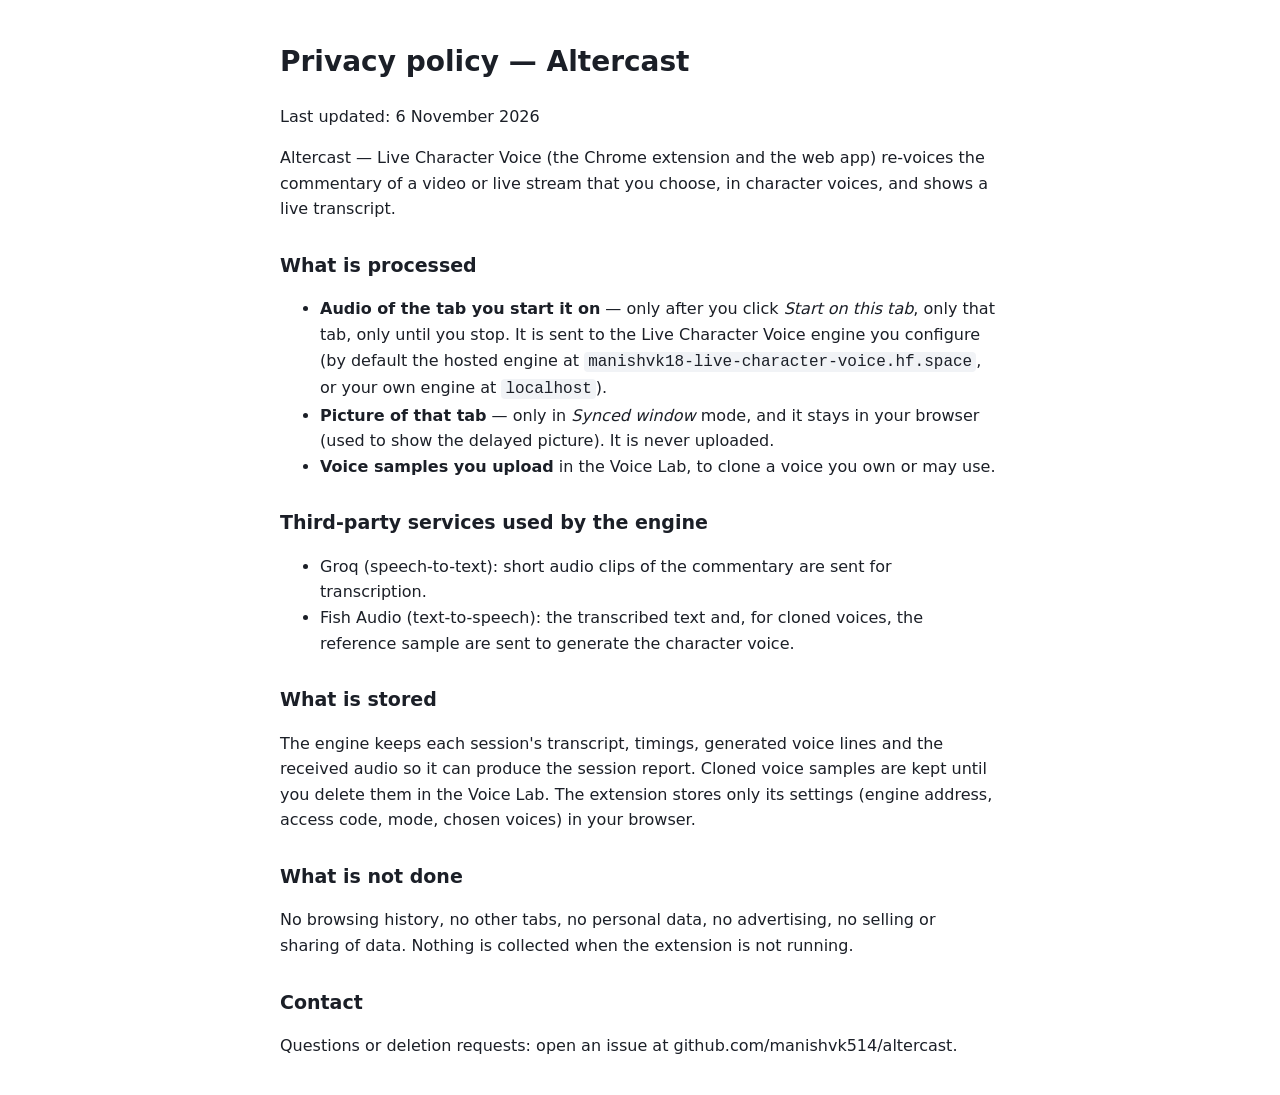
<file: privacy.html>
<!doctype html>
<html lang="en"><head><meta charset="utf-8"><meta name="viewport" content="width=device-width,initial-scale=1">
<title>Altercast (Live Character Voice) — Privacy policy</title>
<style>body{font:16px/1.6 system-ui,sans-serif;max-width:720px;margin:40px auto;padding:0 16px;color:#1b1f27;background:#fff}h1{font-size:28px}h2{font-size:19px;margin-top:28px}code{background:#f1f3f6;padding:1px 4px;border-radius:4px}</style></head>
<body>
<h1>Privacy policy — Altercast</h1>
<p>Last updated: 6 November 2026</p>
<p>Altercast — Live Character Voice (the Chrome extension and the web app) re-voices the commentary of a video or live stream that you choose, in character voices, and shows a live transcript.</p>
<h2>What is processed</h2>
<ul>
<li><b>Audio of the tab you start it on</b> — only after you click <i>Start on this tab</i>, only that tab, only until you stop. It is sent to the Live Character Voice engine you configure (by default the hosted engine at <code>manishvk18-live-character-voice.hf.space</code>, or your own engine at <code>localhost</code>).</li>
<li><b>Picture of that tab</b> — only in <i>Synced window</i> mode, and it stays in your browser (used to show the delayed picture). It is never uploaded.</li>
<li><b>Voice samples you upload</b> in the Voice Lab, to clone a voice you own or may use.</li>
</ul>
<h2>Third-party services used by the engine</h2>
<ul>
<li>Groq (speech-to-text): short audio clips of the commentary are sent for transcription.</li>
<li>Fish Audio (text-to-speech): the transcribed text and, for cloned voices, the reference sample are sent to generate the character voice.</li>
</ul>
<h2>What is stored</h2>
<p>The engine keeps each session's transcript, timings, generated voice lines and the received audio so it can produce the session report. Cloned voice samples are kept until you delete them in the Voice Lab. The extension stores only its settings (engine address, access code, mode, chosen voices) in your browser.</p>
<h2>What is not done</h2>
<p>No browsing history, no other tabs, no personal data, no advertising, no selling or sharing of data. Nothing is collected when the extension is not running.</p>
<h2>Contact</h2>
<p>Questions or deletion requests: open an issue at github.com/manishvk514/altercast.</p>
</body></html>
</file>
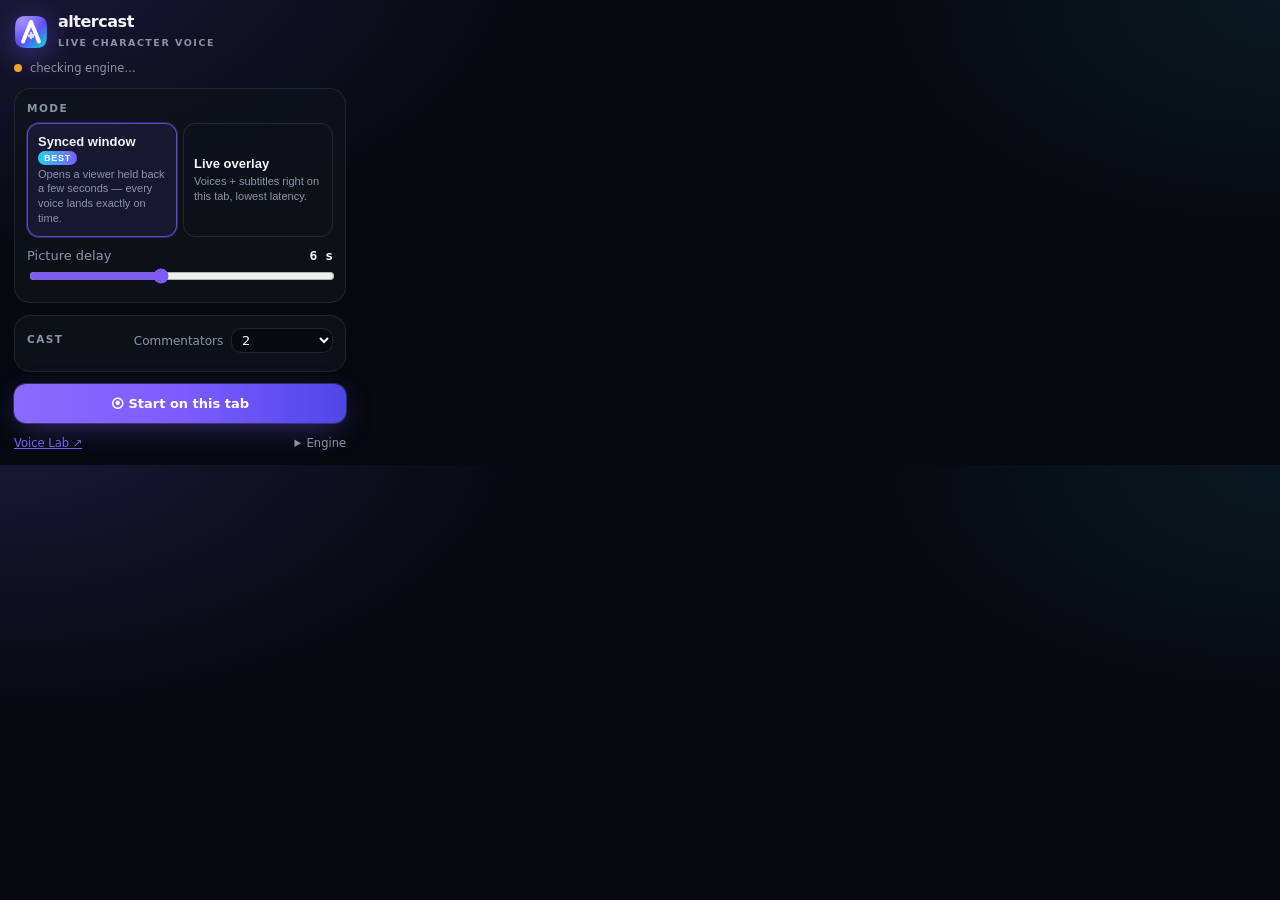
<file: extension/popup.html>
<!doctype html>
<html lang="en">
<head><meta charset="utf-8" /><title>Altercast</title><link rel="stylesheet" href="style.css" />
<style>
  body { width: 360px; padding: 14px; }
  header { display:flex; align-items:center; gap:10px; margin-bottom:12px; }
  
  section { margin-top:12px; }
  .cast { display:grid; grid-template-columns: 12px 1fr; gap:6px 8px; align-items:center; margin-top:6px; }
  .sw { width:10px; height:10px; border-radius:50%; }
  #live { display:none; } body.running #setup { display:none; } body.running #live { display:block; }
  .stat { display:grid; grid-template-columns: repeat(3, 1fr); gap:6px; margin:10px 0; }
  .stat div { background: rgba(0,0,0,.3); border:1px solid var(--line); border-radius:10px; padding:8px; }
  .stat b { display:block; font-size:16px; } .stat span { font-size:10.5px; color:var(--muted); }
</style></head>
<body>
  <header>
    <img src="icons/mark.svg" alt="" style="width:34px;height:34px;filter:drop-shadow(0 6px 14px rgba(124,92,255,.45))" />
    <div class="brand" style="flex:1"><span><span class="wm">altercast</span><span class="sub">Live Character Voice</span></span></div>
  </header>
  <div class="row muted" style="font-size:11.5px;margin:-2px 0 4px"><span id="dot" class="dot"></span><span id="engineState">checking engine…</span></div>

  <div id="setup">
    <section class="panel" style="padding:12px">
      <div class="eyebrow" style="margin-bottom:6px">Mode</div>
      <div class="seg" role="radiogroup" aria-label="Mode">
        <button id="m-synced" aria-pressed="true"><b>Synced window <span class="badge">best</span></b><small>Opens a viewer held back a few seconds — every voice lands exactly on time.</small></button>
        <button id="m-overlay" aria-pressed="false"><b>Live overlay</b><small>Voices + subtitles right on this tab, lowest latency.</small></button>
      </div>
      <label id="delayRow" style="display:block;margin-top:10px" class="muted">Picture delay <b id="delayVal" class="mono" style="float:right;color:var(--ink)">6 s</b>
        <input id="delay" type="range" min="3" max="10" step="1" value="6" /></label>
    </section>
    <section class="panel" style="padding:12px">
      <div class="row" style="justify-content:space-between"><span class="eyebrow">Cast</span>
        <label class="muted" style="font-size:12px">Commentators <select id="speakers" class="field" style="width:auto;padding:3px 6px;margin-left:4px"><option>1</option><option selected>2</option><option>3</option><option>4</option><option>5</option><option>6</option><option>7</option><option value="8">Auto (≤ 8)</option></select></label></div>
      <div id="cast" class="cast"></div>
    </section>
    <section>
      <button id="start" class="btn btn-primary" style="width:100%;padding:12px">⦿ Start on this tab</button>
      <p id="err" style="color:var(--peak);margin:8px 0 0;display:none"></p>
    </section>
  </div>

  <div id="live">
    <section class="panel" style="padding:12px">
      <div class="row"><span class="dot ok"></span><b id="liveMode">Running</b></div>
      <div class="stat"><div><b id="sSent">0</b><span>seconds heard</span></div><div><b id="sVoiced">0</b><span>lines voiced</span></div><div><b id="sDelay">–</b><span>felt delay</span></div></div>
      <button id="panel" class="btn btn-ghost" style="width:100%;margin-bottom:8px">☰ Open live panel (transcript, speakers, controls)</button>
      <button id="stop" class="btn btn-stop" style="width:100%">■ Stop</button>
    </section>
  </div>

  <section class="row muted" style="justify-content:space-between;font-size:11.5px">
    <a id="lab" href="#" target="_blank">Voice Lab ↗</a>
    <details><summary style="cursor:pointer">Engine</summary><input id="engine" class="field" style="margin-top:6px" value="https://manishvk18-live-character-voice.hf.space" aria-label="Engine URL" />
      <input id="code" class="field" style="margin-top:6px" type="password" placeholder="access code (hosted engine)" aria-label="Access code" /></details>
  </section>
  <script src="popup.js"></script>
</body></html>
</file>
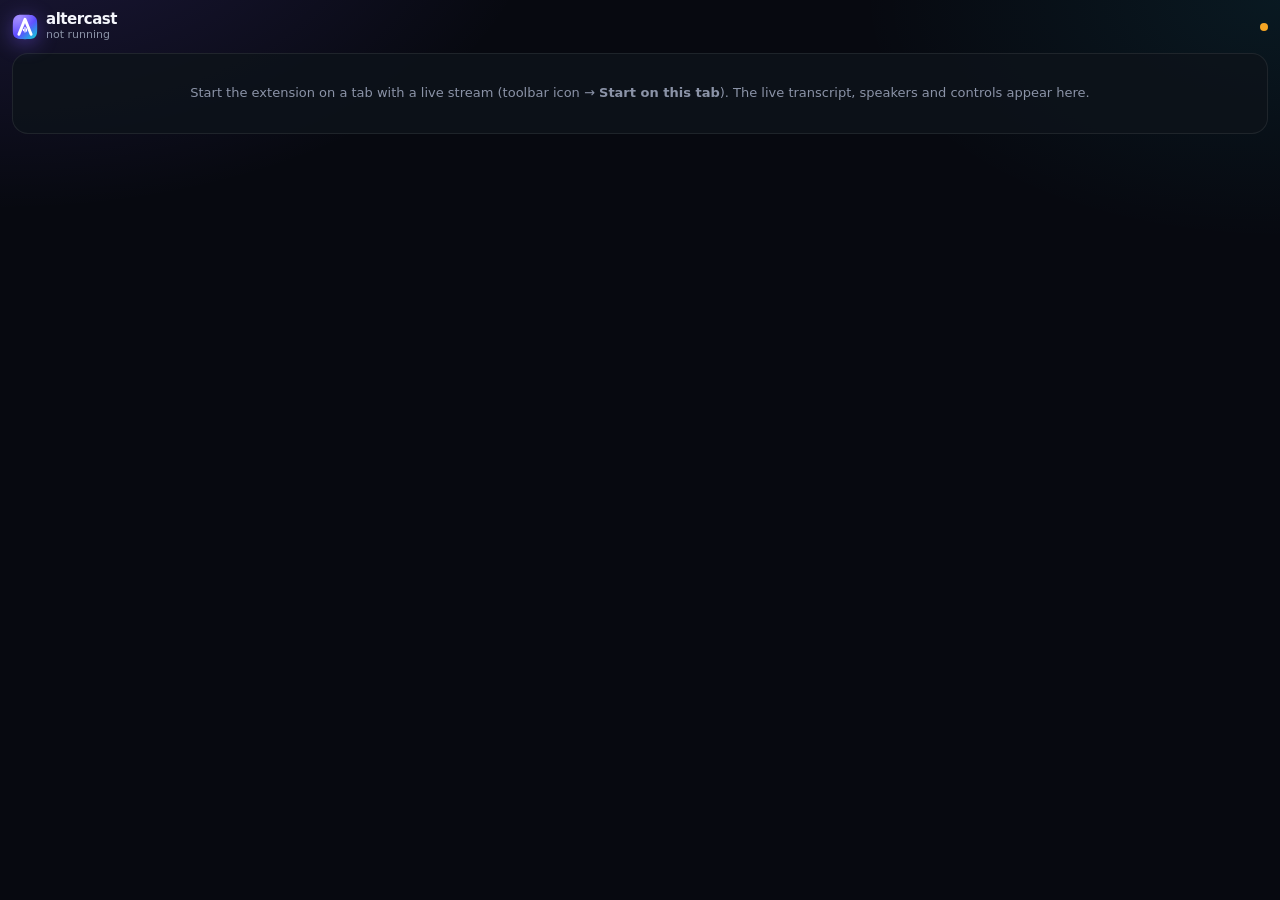
<file: extension/sidepanel.html>
<!doctype html>
<html lang="en">
<head><meta charset="utf-8" /><title>Altercast</title><link rel="stylesheet" href="style.css" />
<style>
  body { padding: 12px; min-height: 100vh; }
  .card { padding: 12px; margin-bottom: 10px; }
  .now { display:grid; grid-template-columns: 6px 1fr; gap: 10px; }
  .now .bar { border-radius: 4px; background: var(--accent); }
  .now .who { font-weight: 700; font-size: 14px; }
  .now .txt { font-size: 15px; line-height: 1.4; margin-top: 4px; }
  .chips { display:flex; flex-wrap:wrap; gap:6px; margin-top:6px; }
  .chip { font-size: 10.5px; font-weight: 700; text-transform: uppercase; letter-spacing:.06em; padding: 2px 7px; border-radius: 999px; border:1px solid; }
  .spk { display:grid; grid-template-columns: 10px 1fr auto; gap: 6px 8px; align-items:center; padding: 6px 0; border-bottom:1px solid var(--line); }
  .spk:last-child { border-bottom:0; }
  .meter { height:5px; border-radius:3px; background: rgba(255,255,255,.08); overflow:hidden; width:64px; }
  .meter i { display:block; height:100%; background: linear-gradient(90deg, var(--accent), var(--ok)); }
  .seg3 { display:grid; grid-template-columns: repeat(3,1fr); gap:4px; background: rgba(0,0,0,.3); border:1px solid var(--line); border-radius:10px; padding:3px; }
  .seg3 button { border:0; background:transparent; color: var(--muted); padding:7px 4px; border-radius:8px; font: 600 12px Inter, sans-serif; cursor:pointer; }
  .seg3 button[aria-pressed="true"] { background: rgba(124,92,255,.22); color: var(--ink); box-shadow: inset 0 0 0 1px rgba(124,92,255,.6); }
  .ctl { display:grid; grid-template-columns: 92px 1fr 36px; align-items:center; gap:8px; margin-top:8px; font-size:12px; color: var(--muted); }
  .lines .ln { padding: 8px 2px; border-bottom: 1px solid var(--line); font-size: 12.5px; }
  .lines .meta { display:flex; gap:6px; align-items:center; font-size:10.5px; color: var(--muted); margin-bottom:2px; }
  .empty { color: var(--muted); text-align:center; padding: 30px 10px; }
  .stats { display:grid; grid-template-columns: repeat(4,1fr); gap:6px; }
  .stats div { background: rgba(0,0,0,.3); border:1px solid var(--line); border-radius:10px; padding:6px; text-align:center; }
  .stats b { display:block; font-size:15px; } .stats span { font-size:10px; color: var(--muted); }
  .hint { font-size:11px; color: var(--muted); margin-top:6px; line-height:1.4; }
  .toggle { display:flex; justify-content:space-between; align-items:center; margin-top:8px; font-size:12.5px; }
</style></head>
<body>
  <div class="row" style="margin-bottom:10px">
    <img src="icons/mark.svg" alt="" style="width:26px;height:26px;filter:drop-shadow(0 4px 10px rgba(124,92,255,.45))" />
    <div style="flex:1"><span class="brand"><span class="wm" style="font-size:15px">altercast</span></span><div id="mode" class="muted" style="font-size:11px">not running</div></div>
    <span id="live" class="dot"></span>
  </div>

  <div id="idle" class="panel card empty">Start the extension on a tab with a live stream (toolbar icon → <b>Start on this tab</b>). The live transcript, speakers and controls appear here.</div>

  <div id="running" style="display:none">
    <div class="panel card stats">
      <div><b id="sFelt">–</b><span>felt delay</span></div>
      <div><b id="sLines">0</b><span>lines</span></div>
      <div><b id="sVoiced">0</b><span>voiced</span></div>
      <div><b id="sLate">0</b><span>late</span></div>
    </div>

    <div class="panel card now" id="nowCard">
      <div class="bar" id="nowBar"></div>
      <div><div class="eyebrow">Speaking now</div>
        <div class="who" id="nowWho">—</div>
        <div class="txt" id="nowTxt" aria-live="polite">Waiting for the first line…</div>
        <div class="chips" id="nowChips"></div></div>
    </div>

    <div class="panel card">
      <div class="eyebrow" style="margin-bottom:4px">Commentators (detected live)</div>
      <div id="spk" class="muted" style="font-size:12px">Listening…</div>
    </div>

    <div class="panel card">
      <div class="eyebrow" style="margin-bottom:6px">Original sound</div>
      <div class="seg3" role="radiogroup" aria-label="Original sound">
        <button data-om="full" aria-pressed="true">Full</button>
        <button data-om="crowd" aria-pressed="false">Crowd only</button>
        <button data-om="off" aria-pressed="false">Off</button>
      </div>
      <div class="hint" id="stereoHint">Crowd only removes the commentators (centre of a stereo mix) and keeps the stadium.</div>
      <div class="ctl"><span>Original</span><input id="orig" type="range" min="0" max="1" step="0.05" value="0.35" /><span id="origV">35%</span></div>
      <div class="ctl"><span>Character voices</span><input id="voice" type="range" min="0" max="1.5" step="0.05" value="1" /><span id="voiceV">100%</span></div>
      <label class="toggle"><span>Mute character voices</span><input id="vmute" type="checkbox" /></label>
      <label class="toggle" id="subsRow"><span>Subtitles on the page</span><input id="subs" type="checkbox" checked /></label>
      <button id="stop" class="btn btn-stop" style="width:100%;margin-top:10px">■ Stop</button>
    </div>

    <div class="panel card">
      <div class="eyebrow" style="margin-bottom:4px">Live transcript</div>
      <div id="lines" class="lines"><div class="empty" style="padding:12px">Lines appear as they are spoken…</div></div>
    </div>
  </div>
  <script src="sidepanel.js"></script>
</body></html>
</file>
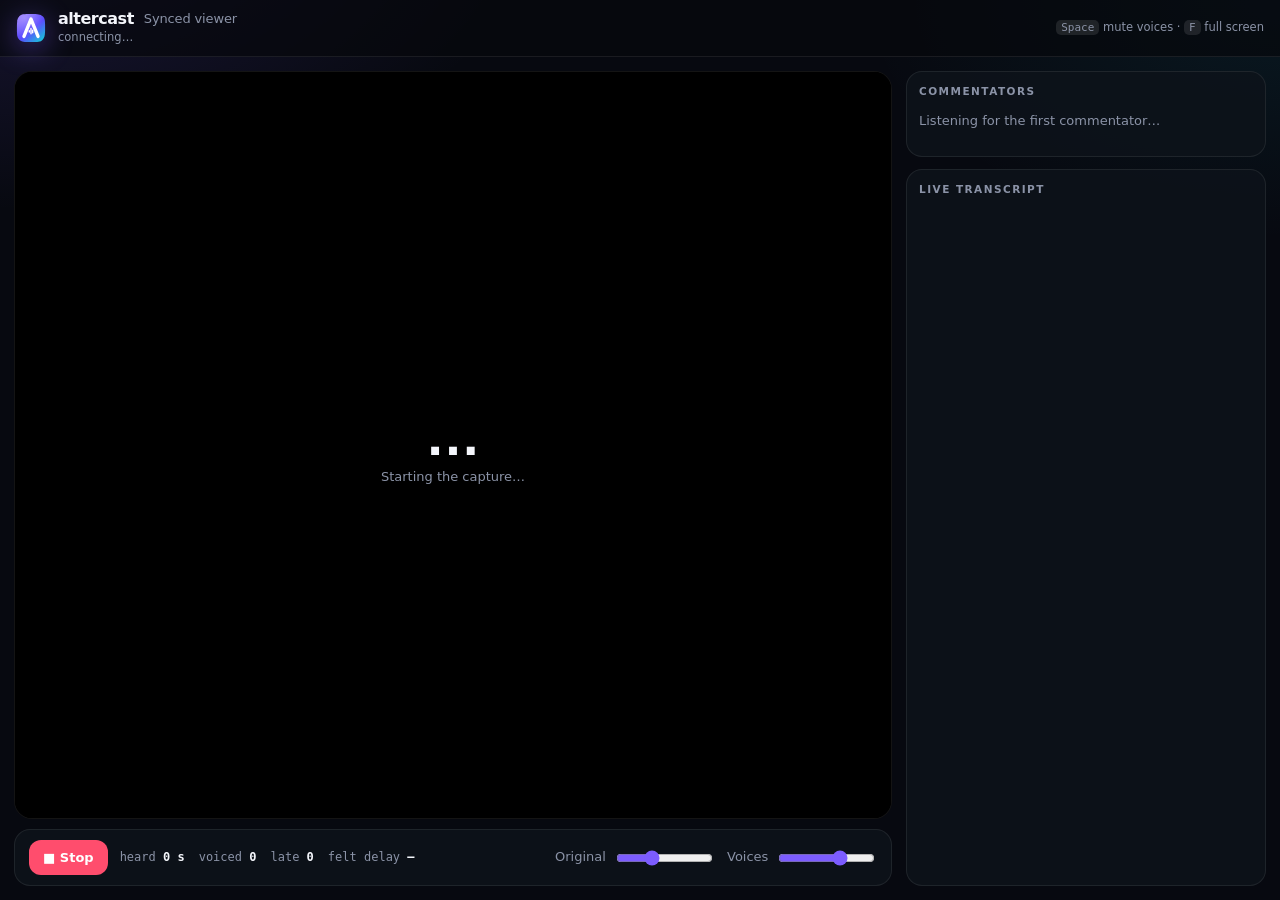
<file: extension/viewer.html>
<!doctype html>
<html lang="en">
<head><meta charset="utf-8" /><title>Altercast — Synced viewer</title><link rel="stylesheet" href="style.css" />
<style>
  body { height: 100vh; display: grid; grid-template-rows: auto 1fr; overflow: hidden; }
  header { display:flex; align-items:center; gap:12px; padding:10px 16px; border-bottom:1px solid var(--line); background: rgba(6,8,12,.7); }
  header img { width:26px; height:26px; border-radius:8px; }
  main { display:grid; grid-template-columns: 1fr 360px; gap:14px; padding:14px; min-height:0; }
  .stage { position:relative; background:#000; border-radius:18px; overflow:hidden; border:1px solid var(--line); }
  video { width:100%; height:100%; object-fit:contain; background:#000; }
  .badge-live { position:absolute; left:12px; top:12px; display:flex; gap:6px; align-items:center; font:800 11px Inter; letter-spacing:.08em;
    padding:4px 10px; border-radius:999px; background: rgba(124,92,255,.92); }
  .badge-live i { width:6px; height:6px; border-radius:50%; background:#fff; animation: blink 1s infinite; }
  @keyframes blink { 50% { opacity:.25 } }
  .overlay { position:absolute; inset:0; display:grid; place-items:center; background: rgba(0,0,0,.72); backdrop-filter: blur(4px); text-align:center; }
  .count { font: 600 56px Sora, Inter, sans-serif; }
  .sub { position:absolute; left:50%; bottom:7%; transform:translateX(-50%); max-width:84%; background: rgba(0,0,0,.78); padding:9px 16px;
    border-radius:12px; font: 600 clamp(14px,1.7vw,22px)/1.35 Inter, sans-serif; text-align:center; opacity:0; transition: opacity .15s; }
  .sub span { font-size:.72em; letter-spacing:.08em; text-transform:uppercase; margin-right:10px; }
  aside { display:flex; flex-direction:column; gap:12px; min-height:0; }
  .spk { display:grid; grid-template-columns: 12px 1fr; gap:6px 8px; align-items:center; padding:8px 0; }
  .lines { overflow-y:auto; flex:1; min-height:120px; }
  .ln { padding:6px 4px; border-bottom:1px solid var(--line); font-size:12.5px; }
  .ln b { margin-right:6px; } .ln .t { color: var(--muted); font-family: "JetBrains Mono", monospace; font-size:11px; margin-right:6px; }
  .emo { font-size:9.5px; font-weight:700; text-transform:uppercase; padding:1px 5px; border-radius:4px; border:1px solid; margin-right:6px; }
  .bar { display:flex; flex-wrap:wrap; gap:12px; align-items:center; padding:10px 14px; margin-top:10px; }
  .stats { display:flex; gap:14px; font-family:"JetBrains Mono", monospace; font-size:12px; color: var(--muted); }
  .stats b { color: var(--ink); }
  .left { display:flex; flex-direction:column; min-height:0; }
</style></head>
<body>
  <header>
    <img src="icons/mark.svg" alt="" style="width:30px;height:30px;filter:drop-shadow(0 6px 14px rgba(124,92,255,.45))" />
    <div style="flex:1"><h1 class="brand" style="font-size:14px"><span class="wm">altercast</span><span class="muted" style="font-weight:500;font-size:13px">Synced viewer</span></h1><div id="src" class="muted" style="font-size:11.5px">connecting…</div></div>
    <span class="muted" style="font-size:11.5px"><kbd>Space</kbd> mute voices · <kbd>F</kbd> full screen</span>
  </header>
  <main>
    <div class="left">
      <div class="stage" id="stage" style="flex:1">
        <video id="video" playsinline muted></video>
        <div class="badge-live" id="badge" style="display:none"><i></i><span id="badgeText">SYNCED</span></div>
        <div class="sub" id="sub"><span id="subWho"></span><span id="subText" style="font-size:1em;letter-spacing:0;text-transform:none;margin:0"></span></div>
        <div class="overlay" id="wait"><div><div class="count" id="count">…</div><div class="muted" id="waitText">Starting the capture…</div></div></div>
      </div>
      <div class="panel bar">
        <button id="stop" class="btn btn-stop">■ Stop</button>
        <div class="stats"><span>heard <b id="sSent">0 s</b></span><span>voiced <b id="sVoiced">0</b></span><span>late <b id="sLate">0</b></span><span>felt delay <b id="sDelay">–</b></span></div>
        <label class="row muted" style="margin-left:auto;width:160px">Original <input id="orig" type="range" min="0" max="1" step="0.05" value="0.35" /></label>
        <label class="row muted" style="width:150px">Voices <input id="voice" type="range" min="0" max="1.5" step="0.05" value="1" /></label>
      </div>
    </div>
    <aside>
      <div class="panel" style="padding:12px"><div class="eyebrow">Commentators</div><div id="spk"><p class="muted">Listening for the first commentator…</p></div></div>
      <div class="panel" style="padding:12px;display:flex;flex-direction:column;min-height:0;flex:1"><div class="eyebrow" style="margin-bottom:6px">Live transcript</div><div class="lines" id="lines"></div></div>
    </aside>
  </main>
  <script src="lib/live-core.js"></script>
  <script src="hub.js"></script>
  <script src="viewer.js"></script>
</body></html>
</file>
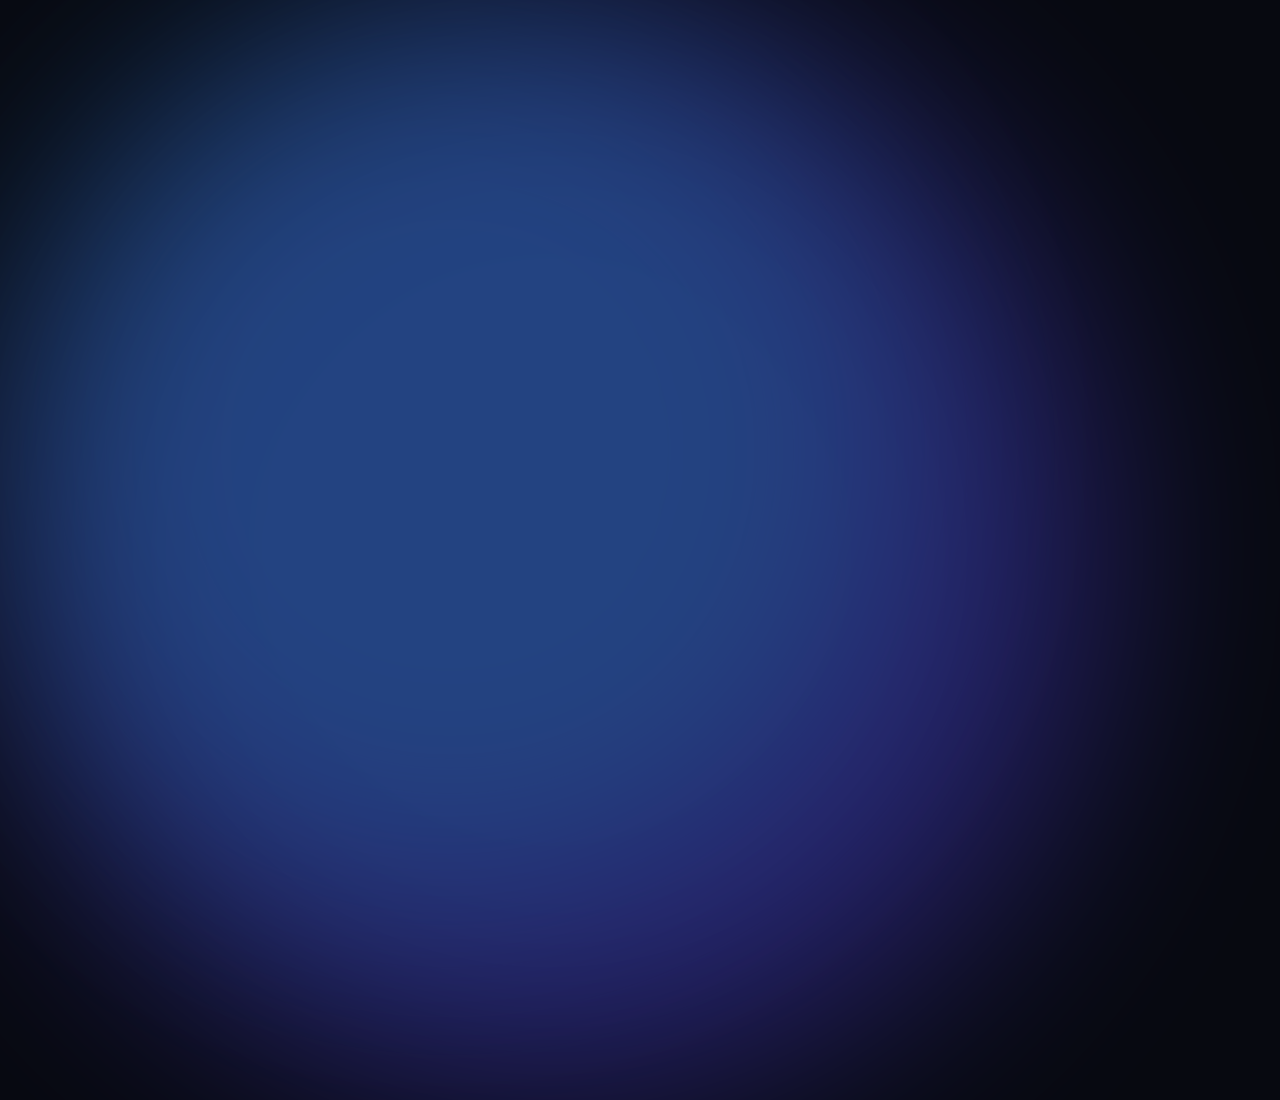
<file: promo/promo.html>
<!doctype html><html><head><meta charset="utf-8">
<link href="https://fonts.googleapis.com/css2?family=Inter:wght@400;500;600&family=Sora:wght@500;600;700&family=JetBrains+Mono:wght@500;600&display=swap" rel="stylesheet">
<style>
*{box-sizing:border-box;margin:0}html,body{width:1920px;height:1080px;overflow:hidden;background:#070910;color:#F4F6FB;font-family:Inter,sans-serif;-webkit-font-smoothing:antialiased}
.abs{position:absolute}.scene{position:absolute;inset:0;opacity:0}
.glow{position:absolute;border-radius:50%;filter:blur(110px)}
.wm{font-family:Sora;font-weight:700;letter-spacing:-.035em}
.h{font-family:Sora;font-weight:700;letter-spacing:-.035em;line-height:1.05}
.grad{background:linear-gradient(135deg,#C2B4FF,#7C5CFF 45%,#22D3EE);-webkit-background-clip:text;color:transparent}
.card{background:rgba(20,24,36,.82);border:1px solid rgba(255,255,255,.09);border-radius:26px;box-shadow:0 50px 100px -40px rgba(0,0,0,.95),0 0 0 1px rgba(124,92,255,.12)}
.chip{display:inline-flex;align-items:center;gap:10px;border-radius:999px;padding:8px 18px;font-weight:600;font-size:22px}
.mono{font-family:'JetBrains Mono',monospace}
.bar{border-radius:6px;background:linear-gradient(#B9A8FF,#7C5CFF 50%,#22D3EE)}
.word{display:inline-block;opacity:0;transform:translateY(18px)}
</style></head><body>
<div id="bgA" class="glow" style="width:1100px;height:1100px;background:#5B4BFF;opacity:.38"></div>
<div id="bgB" class="glow" style="width:900px;height:900px;background:#16C7D9;opacity:.2"></div>

<!-- S1 logo -->
<div id="s1" class="scene" style="display:flex;flex-direction:column;align-items:center;justify-content:center">
  <div style="display:flex;align-items:center;gap:40px">
    <div id="s1mark" style="width:200px;height:200px"></div>
    <div id="s1wm" class="wm" style="font-size:150px">altercast</div>
  </div>
  <div id="s1tag" class="h" style="font-size:76px;margin-top:70px;text-align:center">
    <span class="word">Any</span> <span class="word">commentary.</span> <span class="word">Any</span> <span class="word">character.</span> <span class="word grad">Live.</span>
  </div>
</div>

<!-- S2 listens -->
<div id="s2" class="scene">
  <div class="h abs" style="left:160px;top:120px;font-size:84px" id="s2h">Listens. <span style="opacity:.0" id="s2h2">Understands.</span> <span class="grad" style="opacity:0" id="s2h3">Re-speaks.</span></div>
  <div id="s2wave" class="abs" style="left:160px;top:330px;right:160px;height:200px;display:flex;align-items:center;gap:9px"></div>
  <div class="card abs" style="left:160px;right:160px;top:600px;padding:44px 52px" id="s2card">
    <div style="display:flex;gap:16px;align-items:center;margin-bottom:22px;height:48px">
      <span class="chip" id="c-spk" style="background:rgba(139,123,255,.16);color:#B9A8FF;opacity:0"><span style="width:12px;height:12px;border-radius:50%;background:#8B7BFF"></span>Commentator 1</span>
      <span class="chip" id="c-emo" style="background:rgba(245,165,36,.16);color:#F5B94A;opacity:0">excited</span>
      <span class="chip" id="c-arrow" style="color:#8B93A7;opacity:0;font-size:30px">→</span>
      <span class="chip" id="c-voice" style="background:linear-gradient(90deg,#8A6BFF,#4F46E5);color:#fff;opacity:0">voice: The Veteran</span>
    </div>
    <div id="s2text" style="font-size:52px;font-weight:500;line-height:1.25;min-height:66px"></div>
  </div>
</div>

<!-- S3 player -->
<div id="s3" class="scene">
  <div class="h abs" id="s3h" style="left:160px;top:70px;font-size:60px">Every line, in the character you cast. <span class="grad">On time.</span></div>
  <div class="card abs" style="left:160px;top:190px;width:1600px;height:820px;overflow:hidden;padding:0" id="s3card">
    <div style="position:absolute;inset:0" id="pitch">PITCH</div>
    <div class="abs" style="left:34px;top:30px;display:flex;gap:14px">
      <span class="chip" style="background:rgba(124,92,255,.92);color:#fff;font-size:20px">● SYNCED +6s</span>
      <span class="chip" id="mode" style="font-size:20px;background:rgba(0,0,0,.55);color:#C9CFDB">ORIGINAL COMMENTARY</span>
    </div>
    <div class="abs mono" style="right:34px;top:30px;display:flex;align-items:center;background:rgba(7,9,16,.82);border-radius:14px;overflow:hidden;font-size:26px">
      <span style="padding:10px 18px;background:#22D3EE;color:#062026;font-weight:700">67'</span>
      <span style="padding:10px 18px">RIV <b id="sc1">0</b> – <b id="sc2">0</b> NOR</span>
    </div>
    <div id="flash" class="abs" style="inset:0;background:radial-gradient(circle at 50% 45%,rgba(124,92,255,.55),transparent 60%);opacity:0"></div>
    <div id="goal" class="abs h" style="left:0;right:0;top:250px;text-align:center;font-size:190px;opacity:0;letter-spacing:-.02em">GOAL!</div>
    <div class="abs" style="left:0;right:0;bottom:46px;display:flex;justify-content:center">
      <div id="sub" style="max-width:1260px;background:rgba(7,9,16,.84);border-radius:20px;padding:22px 34px;font-size:40px;line-height:1.3;text-align:center;font-weight:500;opacity:0">
        <span id="subwho" style="font-size:22px;font-weight:700;letter-spacing:.12em;margin-right:14px"></span><span id="subtxt"></span>
      </div>
    </div>
    <div id="s3wave" class="abs" style="right:40px;bottom:200px;height:90px;display:flex;align-items:center;gap:6px;opacity:0"></div>
  </div>
</div>

<!-- S4 speakers -->
<div id="s4" class="scene">
  <div class="h abs" style="left:160px;top:200px;font-size:72px">Up to 8 commentators.<br><span class="grad">Found automatically.</span></div>
  <div class="abs" style="left:160px;top:420px;font-size:32px;color:#AAB2C5;max-width:700px;line-height:1.45">Every voice is recognised as it speaks, keeps its label when it comes back, and gets its own character.</div>
  <div class="card abs" style="right:160px;top:180px;width:780px;padding:40px" id="s4card">
    <div style="font-size:20px;font-weight:700;letter-spacing:.16em;color:#8B93A7;margin-bottom:26px">COMMENTATORS · DETECTED LIVE</div>
    <div id="s4list" style="display:flex;flex-direction:column;gap:18px"></div>
  </div>
</div>

<!-- S5 features -->
<div id="s5" class="scene">
  <div class="h abs" style="left:0;right:0;top:130px;text-align:center;font-size:88px">Keep the crowd. <span class="grad">Swap the voices.</span></div>
  <div id="s5grid" class="abs" style="left:160px;right:160px;top:380px;display:grid;grid-template-columns:repeat(4,1fr);gap:30px"></div>
</div>

<!-- S6 measured -->
<div id="s6" class="scene">
  <div class="h abs" style="left:0;right:0;top:150px;text-align:center;font-size:96px">Measured, <span class="grad">not guessed.</span></div>
  <div id="s6grid" class="abs" style="left:160px;right:160px;top:420px;display:grid;grid-template-columns:repeat(4,1fr);gap:30px"></div>
  <div class="abs" style="left:0;right:0;top:820px;text-align:center;font-size:24px;color:#8B93A7">Quality Lab, scored test match · synced mode · November 2026</div>
</div>

<!-- S7 end -->
<div id="s7" class="scene" style="display:flex;flex-direction:column;align-items:center;justify-content:center">
  <div style="display:flex;align-items:center;gap:36px"><div style="width:170px;height:170px"></div><div class="wm" style="font-size:130px">altercast</div></div>
  <div class="h" style="font-size:58px;margin-top:40px">Any commentary. Any character. <span class="grad">Live.</span></div>
  <div id="cta" style="margin-top:70px;display:flex;align-items:center;gap:18px;padding:26px 54px;border-radius:999px;background:linear-gradient(90deg,#8A6BFF,#7C5CFF 50%,#4F46E5);font-size:36px;font-weight:600;box-shadow:0 20px 60px -15px rgba(124,92,255,.8)">
    <svg width="40" height="40" viewBox="0 0 48 48"><circle cx="24" cy="24" r="22" fill="#fff"/><circle cx="24" cy="24" r="9" fill="#7C5CFF"/></svg>Add to Chrome — free</div>
  <div style="margin-top:34px;font-size:24px;color:#8B93A7">Chrome · Edge · Brave · Arc &nbsp;·&nbsp; Live Character Voice</div>
</div>
<div id="fade" class="abs" style="inset:0;background:#000;opacity:0;pointer-events:none"></div>

<script>
const $=id=>document.getElementById(id);
const cl=(x,a=0,b=1)=>Math.max(a,Math.min(b,x));
const ease=x=>{x=cl(x);return x<.5?4*x*x*x:1-Math.pow(-2*x+2,3)/2};
const win=(t,a,b,f=.45)=>cl(Math.min((t-a)/f,(b-t)/f));   // fade in at a, out at b
const ramp=(t,a,d=.6)=>ease((t-a)/d);
// pitch (original artwork)
$('pitch').innerHTML=`<svg width="1600" height="820" viewBox="0 0 1600 820"><defs>
<linearGradient id="g" x1="0" y1="0" x2="0" y2="1"><stop offset="0" stop-color="#0d3b2a"/><stop offset="1" stop-color="#0a2a1f"/></linearGradient>
<radialGradient id="v" cx=".5" cy=".45" r=".75"><stop offset=".55" stop-color="#000" stop-opacity="0"/><stop offset="1" stop-color="#000" stop-opacity=".75"/></radialGradient></defs>
<rect width="1600" height="820" fill="url(#g)"/>
${Array.from({length:10},(_,i)=>`<rect x="${i*160}" y="0" width="80" height="820" fill="#fff" opacity=".025"/>`).join('')}
<g fill="none" stroke="#fff" stroke-opacity=".35" stroke-width="4"><rect x="80" y="70" width="1440" height="680"/><line x1="800" y1="70" x2="800" y2="750"/><circle cx="800" cy="410" r="110"/>
<rect x="80" y="230" width="210" height="360"/><rect x="1310" y="230" width="210" height="360"/><rect x="80" y="320" width="80" height="180"/><rect x="1440" y="320" width="80" height="180"/></g>
<g id="players"></g><circle id="ball" r="11" fill="#fff"/><rect width="1600" height="820" fill="url(#v)"/></svg>`;
const players=[[620,300,'#8B7BFF'],[700,520,'#8B7BFF'],[900,380,'#8B7BFF'],[1050,250,'#22D3EE'],[1120,470,'#22D3EE'],[1380,410,'#22D3EE'],[1230,330,'#8B7BFF']];
// waves
const mkBars=(el,n,w)=>{el.innerHTML=Array.from({length:n},()=>`<div class="bar" style="width:${w}px;height:10px"></div>`).join('')};
mkBars($('s2wave'),96,9);mkBars($('s3wave'),26,7);
document.querySelectorAll('[id=s1mark]').forEach(e=>e.innerHTML=MARKSVG(200));
document.querySelector('#s7 div div').innerHTML=MARKSVG(170);
function MARKSVG(s){return `<svg xmlns="http://www.w3.org/2000/svg" viewBox="0 0 512 512" width="512" height="512">
  <defs>
    <linearGradient id="bg" x1="64" y1="32" x2="448" y2="480" gradientUnits="userSpaceOnUse">
      <stop offset="0" stop-color="#8A6BFF"/>
      <stop offset="0.55" stop-color="#5B4BFF"/>
      <stop offset="1" stop-color="#16C7D9"/>
    </linearGradient>
    <radialGradient id="sheen" cx="150" cy="90" r="320" gradientUnits="userSpaceOnUse">
      <stop offset="0" stop-color="#fff" stop-opacity=".28"/>
      <stop offset="1" stop-color="#fff" stop-opacity="0"/>
    </radialGradient>
  </defs>
  <path d="M256 16c120 0 158 4 199 41s41 79 41 199-4 158-41 199-79 41-199 41-158-4-199-41S16 376 16 256 20 98 57 57 136 16 256 16z" fill="url(#bg)"/>
  <path d="M256 16c120 0 158 4 199 41s41 79 41 199-4 158-41 199-79 41-199 41-158-4-199-41S16 376 16 256 20 98 57 57 136 16 256 16z" fill="url(#sheen)"/>
  <path d="M136 400 L256 104 L376 400" fill="none" stroke="#fff" stroke-width="58" stroke-linecap="round" stroke-linejoin="round"/>
  <g fill="#fff">
    <rect x="215" y="290" width="24" height="48" rx="12"/>
    <rect x="244" y="254" width="24" height="112" rx="12"/>
    <rect x="273" y="280" width="24" height="68" rx="12"/>
  </g>
</svg>
`.replace('width="512" height="512"',`width="${s}" height="${s}"`)}
const spk=[['Commentator 1','The Veteran','#8B7BFF'],['Commentator 2','Hype Host','#22D3EE'],['Commentator 3','Spark','#F5A524'],['Commentator 4','Coach','#34D399'],['Commentator 5','Night Shift','#FF6A3D']];
$('s4list').innerHTML=spk.map(([a,b,c],i)=>`<div id="sp${i}" style="display:flex;align-items:center;gap:20px;padding:18px 22px;border-radius:18px;background:rgba(0,0,0,.28);border:1px solid rgba(255,255,255,.07);opacity:0">
<span style="width:16px;height:16px;border-radius:50%;background:${c};box-shadow:0 0 0 6px ${c}22"></span><b style="font-size:28px;color:${c}">${a}</b><span style="color:#8B93A7;font-size:28px">→</span><span style="font-size:28px">${b}</span>
<span style="margin-left:auto;display:flex;gap:4px;align-items:center;height:36px" id="spw${i}">${Array.from({length:10},()=>`<i style="display:block;width:5px;border-radius:3px;background:${c};height:8px"></i>`).join('')}</span></div>`).join('');
const ICO=(d)=>`<svg width="64" height="64" viewBox="0 0 24 24" fill="none" stroke="url(#ig)" stroke-width="1.7" stroke-linecap="round" stroke-linejoin="round"><defs><linearGradient id="ig" x1="0" y1="0" x2="24" y2="24" gradientUnits="userSpaceOnUse"><stop offset="0" stop-color="#C2B4FF"/><stop offset=".5" stop-color="#7C5CFF"/><stop offset="1" stop-color="#22D3EE"/></linearGradient></defs>${d}</svg>`;
const IC={clock:ICO('<circle cx="12" cy="13" r="8"/><path d="M12 9v4l2.5 2.5M9.5 2.5h5M12 2.5V5"/>'),
crowd:ICO('<circle cx="6" cy="9" r="2.2"/><circle cx="12" cy="7.5" r="2.4"/><circle cx="18" cy="9" r="2.2"/><path d="M2.5 18c.4-2.6 1.8-4.2 3.5-4.2s3 1.4 3.4 3M8.6 18c.5-3.2 1.7-5.2 3.4-5.2s2.9 2 3.4 5.2M14.6 16.8c.4-1.6 1.7-3 3.4-3s3.1 1.6 3.5 4.2"/>'),
globe:ICO('<circle cx="12" cy="12" r="9"/><path d="M3 12h18M12 3c2.6 2.6 3.8 5.6 3.8 9S14.6 18.4 12 21C9.4 18.4 8.2 15.4 8.2 12S9.4 5.6 12 3z"/>'),
mic:ICO('<rect x="9" y="2.5" width="6" height="11.5" rx="3"/><path d="M5.5 11a6.5 6.5 0 0 0 13 0M12 17.5V21M8.5 21h7"/>')};
const feats=[[IC.clock,'In sync','Each voice starts when the commentator does. Median felt delay 0.0 s.'],[IC.crowd,'Crowd kept','Original sound full, ducked or crowd-only.'],[IC.globe,'Any tab','YouTube, Twitch, broadcasters — any live stream.'],[IC.mic,'Your voices','Clone a voice you own and cast it.']];
$('s5grid').innerHTML=feats.map(([i,a,b],k)=>`<div class="card" id="f${k}" style="padding:40px 34px;opacity:0"><div style="height:64px">${i}</div><div class="h" style="font-size:40px;margin-top:22px">${a}</div><div style="font-size:24px;color:#AAB2C5;margin-top:14px;line-height:1.45">${b}</div></div>`).join('');
const stats=[[93.7,'%','of words right','1'],[95.1,'%','of speech to the right speaker','1'],[59,'/59','lines voiced','0'],[0.0,' s','median felt delay','1']];
$('s6grid').innerHTML=stats.map(([v,u,l],k)=>`<div class="card" id="st${k}" style="padding:44px 36px;text-align:center;opacity:0"><div class="h grad" style="font-size:96px" id="sv${k}">0</div><div style="font-size:26px;color:#AAB2C5;margin-top:14px">${l}</div></div>`).join('');

const s2txt='Tanaka down the right wing, past one, past two.';
const origTxt=[[17.01,'Tanaka through on goal!'],[18.32,'He goes round the keeper!'],[19.52,'Goal! Goal! Tanaka scores for Northgate United!']];
const hypeTxt=[[22.6,'Tanaka through on goal!'],[24.2,'He goes round the keeper!'],[25.7,'GOAL! Tanaka scores for Northgate United!']];
window.render=(t)=>{
  $('bgA').style.left=(-300+Math.sin(t*.13)*160)+'px';$('bgA').style.top=(-420+Math.cos(t*.11)*120)+'px';
  $('bgB').style.right=(-260+Math.cos(t*.09)*140)+'px';$('bgB').style.bottom=(-460+Math.sin(t*.12)*120)+'px';$('bgB').style.position='absolute';
  // S1 0–6
  $('s1').style.opacity=win(t,-1,6);
  const m=ramp(t,.2,1.1);$('s1mark').style.transform=`scale(${.6+.4*m}) rotate(${(1-m)*-8}deg)`;$('s1mark').style.filter=`blur(${(1-m)*14}px)`;$('s1mark').style.opacity=m;
  const w=ramp(t,.7,1);$('s1wm').style.opacity=w;$('s1wm').style.transform=`translateX(${(1-w)*-40}px)`;
  document.querySelectorAll('#s1tag .word').forEach((e,i)=>{const k=ramp(t,[2.6,2.95,3.55,3.9,4.55][i],.5);e.style.opacity=k;e.style.transform=`translateY(${(1-k)*18}px)`});
  // S2 6–12
  $('s2').style.opacity=win(t,6,12);
  $('s2h2').style.opacity=ramp(t,8.0,.5);$('s2h3').style.opacity=ramp(t,10.2,.5);
  document.querySelectorAll('#s2wave .bar').forEach((b,i)=>{const v=.12+.88*Math.abs(Math.sin(i*.31+t*3.1)*Math.sin(i*.07+t*1.3));b.style.height=(18+v*180*cl((t-6.2)*1.5))+'px'});
  const n=Math.floor(cl((t-6.8)/2.2)*s2txt.length);$('s2text').textContent=s2txt.slice(0,n)+(t<9.2&&t>6.6?'▍':'');
  [['c-spk',8.3],['c-emo',8.9],['c-arrow',9.8],['c-voice',10.1]].forEach(([id,a])=>{const k=ramp(t,a,.4);$(id).style.opacity=k;$(id).style.transform=`scale(${.85+.15*k})`});
  // S3 12–29
  $('s3').style.opacity=win(t,12,29);
  const z=ramp(t,12,1.2);$('s3card').style.transform=`scale(${.94+.06*z})`;
  const after=t>=22.3;
  $('mode').textContent=t<16.8?'MATCH · LIVE':after?'ALTERCAST · HYPE HOST':'ORIGINAL COMMENTARY';
  $('mode').style.background=after?'linear-gradient(90deg,#8A6BFF,#22D3EE)':'rgba(0,0,0,.55)';$('mode').style.color=after?'#fff':'#C9CFDB';
  const lines=after?hypeTxt:origTxt;let cur=null;for(const l of lines)if(t>=l[0])cur=l;
  const show=(t>=17&&t<21.9)||(t>=22.6&&t<28.7);$('sub').style.opacity=show&&cur?1:0;
  if(cur){$('subtxt').textContent=cur[1];$('subwho').textContent=after?'HYPE HOST':'COMMENTATOR 1';$('subwho').style.color=after?'#22D3EE':'#8B93A7';$('sub').style.border=after?'2px solid rgba(124,92,255,.7)':'2px solid transparent'}
  const goalT=after?25.7:19.52;const g=t>=goalT&&t<goalT+1.6?Math.sin(cl((t-goalT)/1.6)*Math.PI):0;
  $('goal').style.opacity=after?g:0;$('goal').style.transform=`scale(${.8+.25*g})`;$('flash').style.opacity=g*(after?1:.4);
  $('sc2').textContent=t>=19.52&&t<22.3||t>=25.7?'1':'0';
  $('s3wave').style.opacity=after&&t<28.7?1:0;
  document.querySelectorAll('#s3wave .bar').forEach((b,i)=>{b.style.height=(12+78*Math.abs(Math.sin(i*.6+t*9)*Math.cos(i*.21+t*4)))+'px'});
  // ball run (loops through the attack, replays for "after")
  const lt=after?t-22.6:t-12; const p=cl(lt/5.8);
  const bx=640+p*800+Math.sin(p*9)*30, by=420-Math.sin(p*3.1)*150*(1-p)+p*-10;
  const ball=document.getElementById('ball'); if(ball){ball.setAttribute('cx',bx);ball.setAttribute('cy',by);}
  document.getElementById('players').innerHTML=players.map(([x,y,c],i)=>`<circle cx="${x+Math.sin(t*1.1+i)*24+(i===2?p*480:0)}" cy="${y+Math.cos(t*.9+i*2)*18}" r="16" fill="${c}" stroke="#fff" stroke-width="3"/>`).join('');
  // S4 29–35
  $('s4').style.opacity=win(t,29,35);
  spk.forEach((_,i)=>{const k=ramp(t,29.6+i*.55,.45);const e=$('sp'+i);e.style.opacity=k;e.style.transform=`translateX(${(1-k)*50}px)`;
    const talk=Math.floor((t-29.6)/.9)%5===i; document.querySelectorAll(`#spw${i} i`).forEach((b,j)=>b.style.height=(talk?6+26*Math.abs(Math.sin(j*.9+t*10)):6)+'px')});
  // S5 35–40
  $('s5').style.opacity=win(t,35,40);
  [0,1,2,3].forEach(k=>{const v=ramp(t,35.4+k*.35,.5);const e=$('f'+k);e.style.opacity=v;e.style.transform=`translateY(${(1-v)*40}px)`});
  // S6 40–44.6
  $('s6').style.opacity=win(t,40,44.6);
  stats.forEach(([v,u,l,d],k)=>{const q=ramp(t,40.5+k*.25,1.3);const e=$('st'+k);e.style.opacity=cl((t-40.4-k*.25)*3);$('sv'+k).textContent=(v*q).toFixed(+d)+u});
  // S7 44.6–50
  $('s7').style.opacity=win(t,44.6,60);
  const c=ramp(t,45.6,.6);$('cta').style.transform=`scale(${.9+.1*c})`;$('cta').style.opacity=c;
  $('fade').style.opacity=cl((t-49.3)/.7);
};
</script></body></html>
</file>
<file: extension/style.css>
:root { --bg:#070910; --panel:#0f121b; --raised:#161a26; --line:rgba(255,255,255,.08); --ink:#f4f6fb; --muted:#8b93a7;
  --accent:#7c5cff; --violet:#22d3ee; --ok:#34d399; --warn:#f5a524; --peak:#ff4d6d; color-scheme: dark; }
* { box-sizing: border-box; }
body { margin:0; background: radial-gradient(900px 500px at 0% -10%, rgba(124,92,255,.18), transparent 60%),
  radial-gradient(700px 400px at 100% 0%, rgba(34,211,238,.08), transparent 60%), var(--bg);
  color: var(--ink); font: 13px/1.45 Inter, "SF Pro Text", system-ui, -apple-system, "Segoe UI", sans-serif; -webkit-font-smoothing: antialiased; }
h1,h2,h3 { margin:0; font-weight:650; letter-spacing:-.01em; }
.eyebrow { font-size:10.5px; font-weight:700; letter-spacing:.14em; text-transform:uppercase; color:var(--muted); }
.panel { background: rgba(14,19,27,.85); border:1px solid var(--line); border-radius:16px; }
.btn { display:inline-flex; align-items:center; justify-content:center; gap:8px; border:0; border-radius:12px; padding:10px 14px;
  font: 600 13px Inter, system-ui, sans-serif; cursor:pointer; color:#fff; transition: filter .15s, transform .05s; }
.btn:active { transform: scale(.98); }
.btn:disabled { opacity:.4; cursor:not-allowed; }
.btn-primary { background: linear-gradient(90deg, #8a6bff, #7c5cff 50%, #4f46e5); box-shadow: 0 0 0 1px rgba(124,92,255,.35), 0 8px 30px -8px rgba(124,92,255,.5); }
.btn-primary:hover { filter: brightness(1.1); }
.btn-ghost { background: rgba(255,255,255,.04); border:1px solid rgba(255,255,255,.1); color: var(--ink); }
.btn-ghost:hover { border-color: rgba(124,92,255,.6); }
.btn-stop { background: var(--peak); }
.field { width:100%; background: rgba(0,0,0,.35); border:1px solid rgba(255,255,255,.1); border-radius:10px; color:var(--ink);
  padding:8px 10px; font: 13px Inter, system-ui, sans-serif; }
.field:focus { outline:none; border-color: rgba(124,92,255,.7); box-shadow: 0 0 0 3px rgba(124,92,255,.2); }
.row { display:flex; align-items:center; gap:8px; }
.muted { color: var(--muted); }
.dot { width:8px; height:8px; border-radius:50%; background: var(--warn); display:inline-block; }
.dot.ok { background: var(--ok); box-shadow: 0 0 0 3px rgba(61,220,151,.18); }
.seg { display:grid; grid-template-columns: 1fr 1fr; gap:6px; }
.seg button { text-align:left; padding:10px; border-radius:12px; border:1px solid rgba(255,255,255,.1); background: transparent; color: var(--ink); cursor:pointer; }
.seg button[aria-pressed="true"] { border-color: rgba(124,92,255,.7); background: rgba(124,92,255,.1); box-shadow: 0 0 0 1px rgba(124,92,255,.35); }
.seg b { display:block; font-size:13px; } .seg small { color: var(--muted); font-size:11px; line-height:1.35; display:block; margin-top:3px; }
.badge { font-size:9px; font-weight:800; letter-spacing:.08em; text-transform:uppercase; padding:2px 6px; border-radius:999px;
  background: linear-gradient(90deg, var(--violet), var(--accent)); color:#fff; }
kbd { background: rgba(255,255,255,.1); border-radius:5px; padding:1px 5px; font-family: "JetBrains Mono", ui-monospace, monospace; font-size:11px; }
a { color: var(--accent); }
input[type=range] { accent-color: var(--accent); width:100%; }
.mono { font-family: "JetBrains Mono", ui-monospace, monospace; }

/* Altercast brand header */
.brand { display:flex; align-items:center; gap:10px; }
.brand img { width:30px; height:30px; filter: drop-shadow(0 6px 14px rgba(124,92,255,.45)); }
.brand .wm { font: 700 16px/1 "Sora", "SF Pro Display", Inter, system-ui, sans-serif; letter-spacing:-.03em; }
.brand .sub { display:block; margin-top:3px; font-size:9.5px; font-weight:600; letter-spacing:.16em; text-transform:uppercase; color:var(--muted); }
</file>
